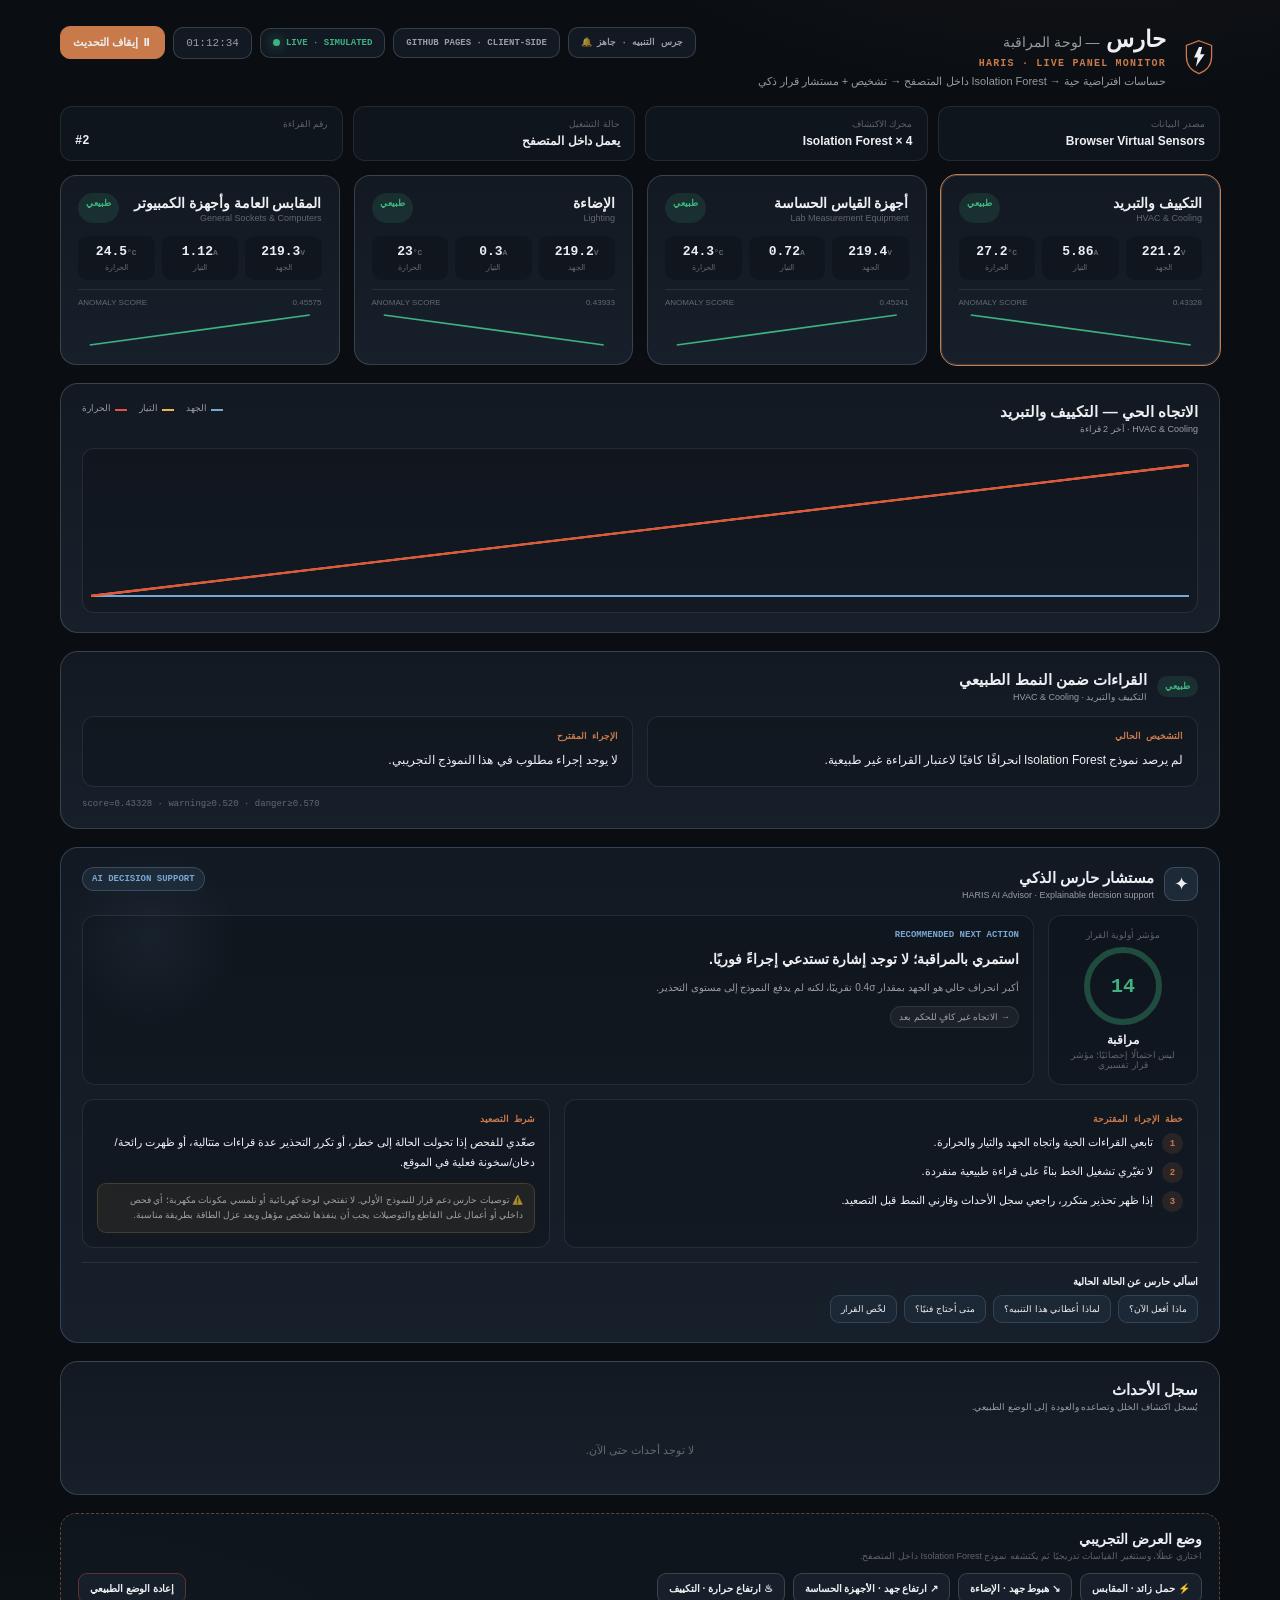
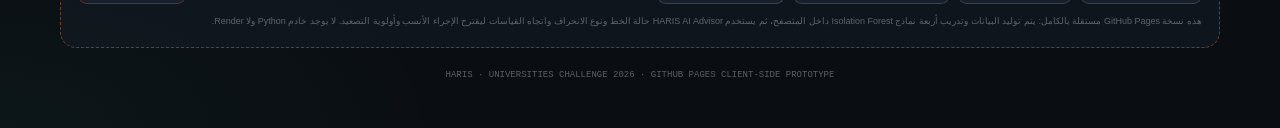
<file: index.html>
<!doctype html>
<html lang="ar" dir="rtl">
<head>
<meta charset="utf-8">
<meta name="viewport" content="width=device-width,initial-scale=1">
<meta http-equiv="refresh" content="0; url=./docs/">
<title>HARIS</title>
<script>location.replace('./docs/');</script>
</head>
<body style="background:#0A0E13;color:#EDEFF2;font-family:Arial,sans-serif;text-align:center;padding:3rem">جارِ فتح حارس… <a href="./docs/" style="color:#C97A4A">اضغطي هنا إذا لم يتم التحويل تلقائيًا</a></body>
</html>
</file>
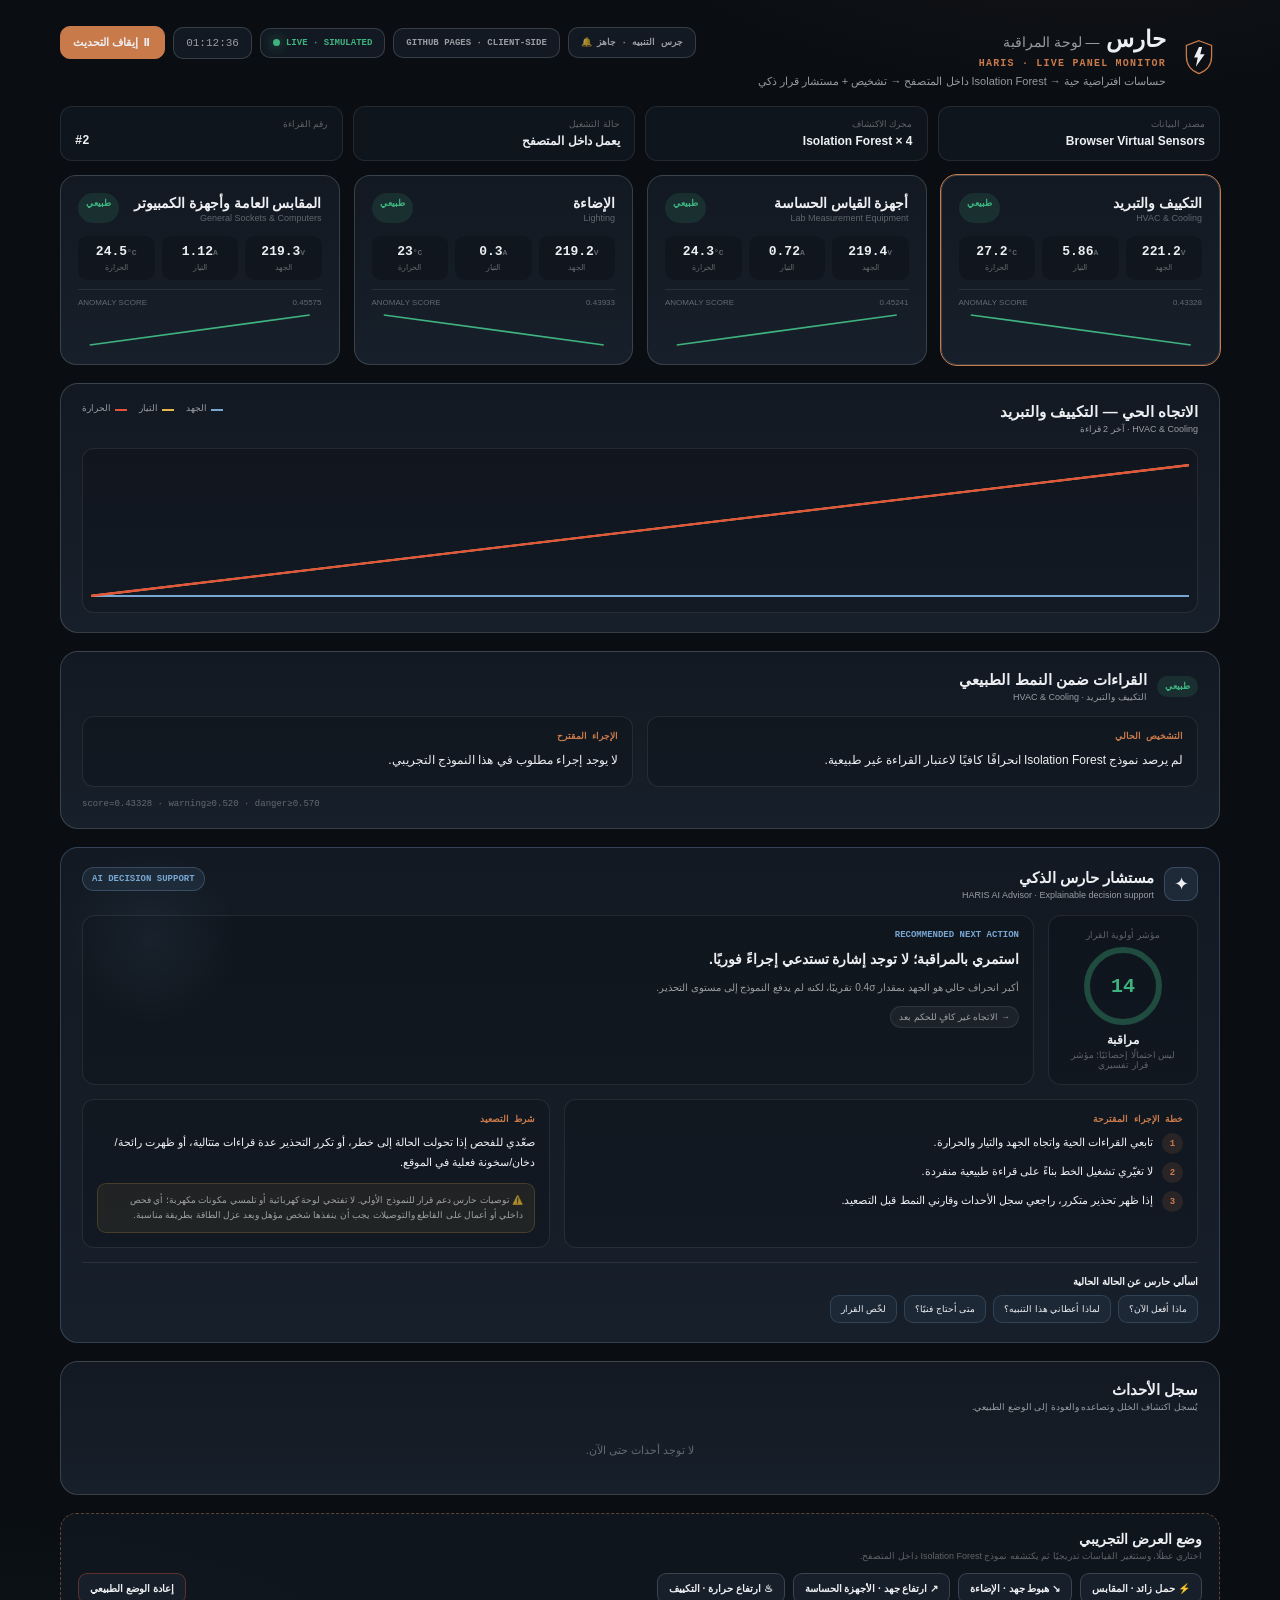
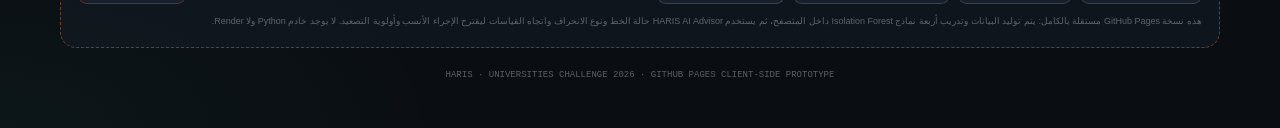
<file: docs/index.html>
<!doctype html>
<html lang="ar" dir="rtl">
<head>
<meta charset="utf-8">
<meta name="viewport" content="width=device-width,initial-scale=1">
<meta name="theme-color" content="#0A0E13">
<title>حارس — لوحة المراقبة الحية</title>
<link rel="stylesheet" href="styles.css">
<link rel="stylesheet" href="ai-advisor.css">
</head>
<body>
<div class="wrap">
<header><div class="brand"><svg width="42" height="42" viewBox="0 0 230 230" fill="none"><path d="M115 26 L184 52 V112 C184 158 156 190 115 206 C74 190 46 158 46 112 V52 Z" stroke="#C97A4A" stroke-width="7"/><path d="M115 60 L88 118 H108 L98 168 L146 100 H122 L132 60 Z" fill="#EDEFF2"/></svg><div><h1>حارس <span>— لوحة المراقبة</span></h1><div class="en">HARIS · LIVE PANEL MONITOR</div><div class="sub">حساسات افتراضية حية → Isolation Forest داخل المتصفح → تشخيص + مستشار قرار ذكي</div></div></div><div class="controls"><div class="chip">GITHUB PAGES · CLIENT-SIDE</div><div class="chip live"><span class="dot"></span><span id="liveText">TRAINING…</span></div><div class="clock" id="clock">--:--:--</div><button class="btn active" id="play">⏸ إيقاف التحديث</button></div></header>
<section class="meta-strip"><div class="meta"><div class="k">مصدر البيانات</div><div class="v">Browser Virtual Sensors</div></div><div class="meta"><div class="k">محرك الاكتشاف</div><div class="v">Isolation Forest × 4</div></div><div class="meta"><div class="k">حالة التشغيل</div><div class="v" id="connection">يتم تدريب النماذج…</div></div><div class="meta"><div class="k">رقم القراءة</div><div class="v mono" id="seq">#0</div></div></section>
<section class="banner" id="banner"><div><b id="bannerTitle">—</b><small id="bannerSub">—</small></div><span>اضغطي لعرض التشخيص ←</span></section>
<section class="grid" id="grid"></section>
<section class="panel"><div class="panel-head"><div><div class="title" id="trendTitle">الاتجاه الحي</div><div class="panel-sub" id="trendSub">اختاري خطًا لمشاهدة آخر القراءات</div></div><div class="legend"><span><i style="background:var(--blue)"></i>الجهد</span><span><i style="background:var(--amber)"></i>التيار</span><span><i style="background:var(--red)"></i>الحرارة</span></div></div><div class="trend" id="trend"></div></section>
<section class="panel" id="diag"><div class="empty">اضغطي على أي خط لعرض تفاصيله وتشخيصه.</div></section>
<section class="panel ai-panel" id="aiAdvisor"><div class="empty">يتم تجهيز مستشار حارس الذكي…</div></section>
<section class="panel"><div class="panel-head"><div><div class="title">سجل الأحداث</div><div class="panel-sub">يُسجل اكتشاف الخلل وتصاعده والعودة إلى الوضع الطبيعي.</div></div></div><div class="events" id="events"><div class="empty">لا توجد أحداث حتى الآن.</div></div></section>
<section class="demo"><h3>وضع العرض التجريبي <small>اختاري عطلًا، وستتغير القياسات تدريجيًا ثم يكتشفه نموذج Isolation Forest داخل المتصفح.</small></h3><div class="demo-row"><button class="fault" data-fault="overload">⚡ حمل زائد · المقابس</button><button class="fault" data-fault="voltage_drop">↘ هبوط جهد · الإضاءة</button><button class="fault" data-fault="voltage_spike">↗ ارتفاع جهد · الأجهزة الحساسة</button><button class="fault" data-fault="overheat">♨ ارتفاع حرارة · التكييف</button><button class="reset" id="reset">إعادة الوضع الطبيعي</button></div><div class="note">هذه نسخة GitHub Pages مستقلة بالكامل: يتم توليد البيانات وتدريب أربعة نماذج Isolation Forest داخل المتصفح، ثم يستخدم HARIS AI Advisor حالة الخط ونوع الانحراف واتجاه القياسات ليقترح الإجراء الأنسب وأولوية التصعيد. لا يوجد خادم Python ولا Render.</div></section>
<footer>HARIS · UNIVERSITIES CHALLENGE 2026 · GITHUB PAGES CLIENT-SIDE PROTOTYPE</footer>
</div>
<script src="app.js" defer></script>
<script src="audio-alert.js?v=4" defer></script>
<script src="ai-advisor.js" defer></script>
</body>
</html>
</file>
<file: docs/styles.css>
:root{--ink:#0A0E13;--panel:#121922;--panel2:#171F2A;--line:rgba(237,239,242,.09);--strong:rgba(237,239,242,.17);--copper:#C97A4A;--green:#3FB37F;--amber:#E8B44C;--red:#E6533C;--blue:#79A7D3;--mist:#EDEFF2;--dim:rgba(237,239,242,.62);--faint:rgba(237,239,242,.36)}
*{box-sizing:border-box}body{margin:0;min-height:100vh;background:radial-gradient(1000px 500px at 85% -10%,rgba(201,122,74,.07),transparent 55%),radial-gradient(800px 400px at 0 100%,rgba(63,179,127,.05),transparent 55%),var(--ink);color:var(--mist);font-family:Tahoma,"Segoe UI",Arial,sans-serif;padding:26px 18px 50px}.wrap{max-width:1160px;margin:auto}
header{display:flex;justify-content:space-between;align-items:flex-start;gap:18px;flex-wrap:wrap;margin-bottom:18px}.brand{display:flex;gap:12px;align-items:center}.brand h1{font-size:23px;margin:0}.brand h1 span{font-size:14px;color:var(--dim);font-weight:400}.en{font:700 10px/1.5 ui-monospace,Consolas,monospace;letter-spacing:.12em;color:var(--copper);margin-top:3px}.sub{font-size:11px;color:var(--dim);margin-top:4px}.controls{display:flex;gap:8px;align-items:center;flex-wrap:wrap}.chip,.clock,.btn{border:1px solid var(--strong);background:var(--panel);border-radius:10px;padding:9px 12px;font-size:11px}.chip{font:700 9px ui-monospace,Consolas,monospace;color:var(--dim);direction:ltr}.live{color:var(--green);display:flex;align-items:center;gap:6px}.dot{width:7px;height:7px;border-radius:50%;background:var(--green);box-shadow:0 0 12px rgba(63,179,127,.8);animation:blink 1.4s infinite}@keyframes blink{50%{opacity:.35}}.clock{direction:ltr;font-family:ui-monospace,Consolas,monospace;color:var(--dim)}.btn{font-family:inherit;color:var(--mist);cursor:pointer;font-weight:700}.btn.active{background:var(--copper);border-color:var(--copper)}
.meta-strip{display:grid;grid-template-columns:repeat(4,1fr);gap:10px;margin-bottom:14px}.meta{background:rgba(18,25,34,.72);border:1px solid var(--line);border-radius:12px;padding:12px 14px}.meta .k{font-size:9px;color:var(--faint);margin-bottom:5px}.meta .v{font-size:12px;font-weight:700}.mono{font-family:ui-monospace,Consolas,monospace;direction:ltr}
.banner{display:none;justify-content:space-between;align-items:center;gap:12px;padding:12px 15px;border-radius:13px;margin-bottom:14px;cursor:pointer}.banner.show{display:flex}.banner.warning{background:rgba(232,180,76,.1);border:1px solid rgba(232,180,76,.48)}.banner.danger{background:rgba(230,83,60,.12);border:1px solid rgba(230,83,60,.6);animation:pulse 1.5s ease-in-out infinite}.banner b{font-size:13px}.banner small{display:block;color:var(--dim);margin-top:3px}@keyframes pulse{50%{box-shadow:0 0 30px rgba(230,83,60,.18)}}
.grid{display:grid;grid-template-columns:repeat(4,1fr);gap:14px;margin-bottom:18px}.card{background:linear-gradient(180deg,var(--panel),var(--panel2));border:1px solid var(--strong);border-radius:16px;padding:17px;cursor:pointer;transition:.2s}.card:hover{transform:translateY(-2px);border-color:rgba(201,122,74,.5)}.card.selected{outline:1px solid var(--copper)}.card[data-status=warning]{border-color:rgba(232,180,76,.52)}.card[data-status=danger]{border-color:rgba(230,83,60,.65);box-shadow:0 0 26px rgba(230,83,60,.12)}.card-top{display:flex;justify-content:space-between;gap:8px;margin-bottom:13px}.name{font-weight:800;font-size:14px;line-height:1.45}.name small{display:block;color:var(--faint);font:9px Arial,sans-serif;direction:ltr;text-align:right}.pill{font:700 9px ui-monospace,Consolas,monospace;padding:5px 8px;border-radius:20px;white-space:nowrap}.pill.normal{color:var(--green);background:rgba(63,179,127,.14)}.pill.warning{color:var(--amber);background:rgba(232,180,76,.14)}.pill.danger{color:var(--red);background:rgba(230,83,60,.17)}.readouts{display:grid;grid-template-columns:repeat(3,1fr);gap:7px}.readout{background:rgba(0,0,0,.2);border-radius:9px;padding:8px 5px;text-align:center}.readout .v{font:700 13px ui-monospace,Consolas,monospace;direction:ltr}.readout .u{font-size:8px;color:var(--faint)}.readout .k{font-size:8px;color:var(--faint);margin-top:4px}.score{margin-top:9px;padding-top:8px;border-top:1px solid var(--line);display:flex;justify-content:space-between;font-size:8px;color:var(--faint);direction:ltr}.spark{height:34px;margin-top:6px}.spark svg{width:100%;height:34px;display:block}.spark path{fill:none;stroke:currentColor;stroke-width:1.7}.card[data-status=normal] .spark{color:var(--green)}.card[data-status=warning] .spark{color:var(--amber)}.card[data-status=danger] .spark{color:var(--red)}
.panel{background:linear-gradient(180deg,var(--panel),var(--panel2));border:1px solid var(--strong);border-radius:18px;padding:19px 21px;margin-bottom:18px}.panel-head{display:flex;justify-content:space-between;gap:10px;flex-wrap:wrap;margin-bottom:14px}.title{font-size:15px;font-weight:800}.panel-sub{font-size:9px;color:var(--dim);margin-top:3px}.legend{display:flex;gap:12px;font-size:9px;color:var(--dim)}.legend i{width:12px;height:2px;display:inline-block;margin-left:4px}.trend{height:165px;background:rgba(0,0,0,.15);border:1px solid var(--line);border-radius:12px;padding:8px}.trend svg{width:100%;height:100%}.diag-head{display:flex;align-items:center;gap:10px;margin-bottom:14px}.diag-grid{display:grid;grid-template-columns:1fr 1fr;gap:14px}.block{background:rgba(0,0,0,.14);border:1px solid var(--line);border-radius:12px;padding:14px}.block .k{font:700 9px ui-monospace,Consolas,monospace;color:var(--copper);margin-bottom:7px}.block .v{font-size:12px;line-height:1.9}.tech{margin-top:12px;color:var(--faint);font:9px ui-monospace,Consolas,monospace;direction:ltr;text-align:left}.events{display:grid;gap:7px}.event{display:grid;grid-template-columns:75px 1fr 95px 210px;gap:10px;align-items:center;background:rgba(0,0,0,.14);border:1px solid var(--line);border-radius:10px;padding:10px 12px;font-size:9px}.empty{text-align:center;color:var(--faint);padding:18px;font-size:11px}.demo{background:rgba(18,25,34,.72);border:1px dashed rgba(201,122,74,.45);border-radius:16px;padding:17px}.demo h3{font-size:14px;margin:0 0 12px}.demo h3 small{display:block;color:var(--faint);font-size:9px;font-weight:400;margin-top:4px}.demo-row{display:flex;gap:8px;flex-wrap:wrap}.fault,.reset{background:var(--panel2);border:1px solid var(--strong);color:var(--mist);border-radius:9px;padding:9px 11px;font-family:inherit;font-weight:700;font-size:10px;cursor:pointer}.fault:hover{border-color:var(--amber)}.reset{margin-right:auto;border-color:rgba(230,83,60,.35)}.note{font-size:9px;color:var(--faint);margin-top:10px;line-height:1.7}footer{text-align:center;margin-top:22px;color:var(--faint);font:9px ui-monospace,Consolas,monospace;direction:ltr}
@media(max-width:940px){.grid{grid-template-columns:repeat(2,1fr)}.meta-strip{grid-template-columns:repeat(2,1fr)}.event{grid-template-columns:70px 1fr 90px}.event>:last-child{grid-column:2/4}}@media(max-width:600px){body{padding:18px 12px 40px}.grid{grid-template-columns:1fr}.meta-strip{grid-template-columns:1fr 1fr}.diag-grid{grid-template-columns:1fr}.event{grid-template-columns:65px 1fr}.event>:nth-child(3),.event>:last-child{grid-column:2}.reset{margin-right:0}}
</file>
<file: docs/ai-advisor.css>
/* HARIS AI Advisor */
.ai-panel{position:relative;overflow:hidden;border-color:rgba(121,167,211,.28)}
.ai-panel:before{content:"";position:absolute;inset:0 auto auto 0;width:180px;height:180px;background:radial-gradient(circle,rgba(121,167,211,.08),transparent 68%);pointer-events:none}
.ai-head{display:flex;justify-content:space-between;gap:14px;align-items:flex-start;margin-bottom:14px;position:relative}
.ai-brand{display:flex;gap:10px;align-items:center}.ai-icon{width:34px;height:34px;border-radius:10px;display:grid;place-items:center;background:rgba(121,167,211,.12);border:1px solid rgba(121,167,211,.28);font-size:18px}.ai-name{font-size:15px;font-weight:800}.ai-name small{display:block;font-size:9px;font-weight:400;color:var(--dim);margin-top:3px}.ai-tag{font:700 9px ui-monospace,Consolas,monospace;color:var(--blue);background:rgba(121,167,211,.10);border:1px solid rgba(121,167,211,.28);padding:6px 9px;border-radius:20px;direction:ltr;white-space:nowrap}
.ai-summary{display:grid;grid-template-columns:150px 1fr;gap:14px;margin-bottom:14px}.priority-card{background:rgba(0,0,0,.16);border:1px solid var(--line);border-radius:13px;padding:14px;text-align:center}.priority-card .k{font-size:9px;color:var(--faint);margin-bottom:7px}.priority-card .score-ring{width:78px;height:78px;margin:0 auto 8px;border-radius:50%;display:grid;place-items:center;border:6px solid rgba(237,239,242,.08);font:800 20px ui-monospace,Consolas,monospace;direction:ltr}.priority-card.normal .score-ring{border-color:rgba(63,179,127,.35);color:var(--green)}.priority-card.warning .score-ring{border-color:rgba(232,180,76,.45);color:var(--amber)}.priority-card.danger .score-ring{border-color:rgba(230,83,60,.50);color:var(--red)}.priority-label{font-size:12px;font-weight:800}.priority-sub{font-size:9px;color:var(--faint);margin-top:3px}
.ai-main{background:rgba(0,0,0,.14);border:1px solid var(--line);border-radius:13px;padding:14px}.ai-main .k{font:700 9px ui-monospace,Consolas,monospace;color:var(--blue);margin-bottom:7px}.ai-main .headline{font-size:14px;font-weight:800;line-height:1.8}.ai-main .why{font-size:10px;color:var(--dim);line-height:1.8;margin-top:7px}.trend-chip{display:inline-flex;align-items:center;gap:5px;margin-top:9px;font-size:9px;padding:5px 8px;border-radius:20px;background:rgba(237,239,242,.05);border:1px solid var(--line)}.trend-chip.worse{color:var(--red)}.trend-chip.better{color:var(--green)}.trend-chip.stable{color:var(--dim)}
.ai-grid{display:grid;grid-template-columns:1.15fr .85fr;gap:14px}.ai-steps,.ai-escalate{background:rgba(0,0,0,.14);border:1px solid var(--line);border-radius:12px;padding:14px}.ai-steps .k,.ai-escalate .k{font:700 9px ui-monospace,Consolas,monospace;color:var(--copper);margin-bottom:8px}.step{display:flex;gap:9px;align-items:flex-start;margin:8px 0;font-size:11px;line-height:1.7}.step-num{min-width:21px;height:21px;border-radius:50%;display:grid;place-items:center;background:rgba(201,122,74,.13);color:var(--copper);font:700 9px ui-monospace,Consolas,monospace}.ai-escalate .v{font-size:11px;line-height:1.8}.ai-safety{margin-top:10px;padding:9px 11px;border-radius:9px;background:rgba(232,180,76,.07);border:1px solid rgba(232,180,76,.18);font-size:9px;color:var(--dim);line-height:1.7}
.ai-ask{margin-top:14px;padding-top:13px;border-top:1px solid var(--line)}.ai-ask-title{font-size:10px;font-weight:800;margin-bottom:8px}.ai-quick{display:flex;gap:7px;flex-wrap:wrap}.ai-q{background:rgba(121,167,211,.07);border:1px solid rgba(121,167,211,.22);color:var(--mist);border-radius:9px;padding:8px 10px;font-family:inherit;font-size:9px;cursor:pointer}.ai-q:hover{border-color:var(--blue)}.ai-answer{margin-top:9px;display:none;background:rgba(121,167,211,.06);border:1px solid rgba(121,167,211,.16);border-radius:10px;padding:11px 12px;font-size:10px;line-height:1.9}.ai-answer.show{display:block}.ai-answer b{color:var(--blue)}
@media(max-width:700px){.ai-summary,.ai-grid{grid-template-columns:1fr}.priority-card{display:grid;grid-template-columns:auto 1fr;align-items:center;text-align:right;gap:12px}.priority-card .score-ring{margin:0}.ai-head{align-items:center}}
</file>
